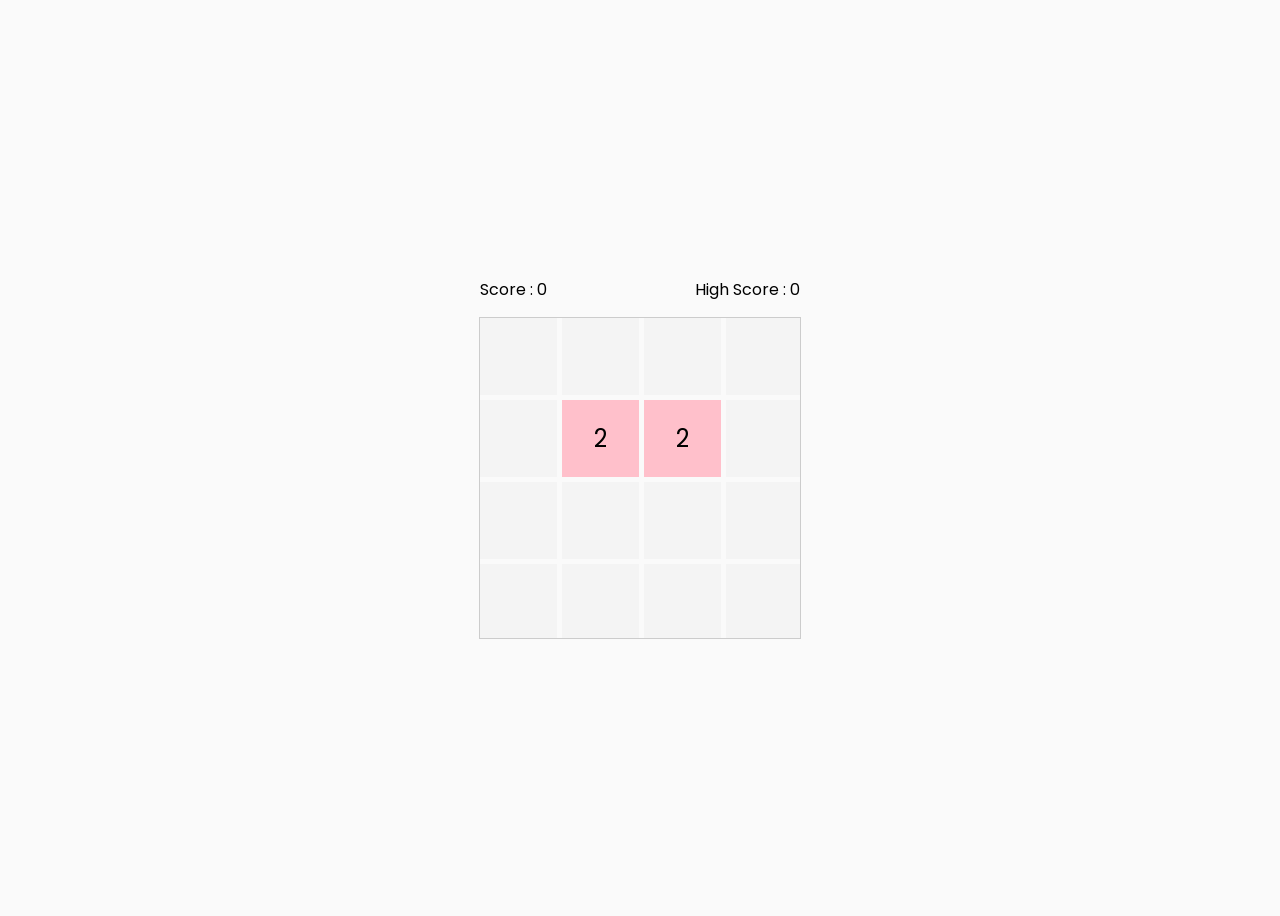
<file: 2048/index.html>
<!DOCTYPE html>
<html lang="en">

<head>
    <meta charset="UTF-8">
    <meta name="viewport" content="width=device-width, initial-scale=1.0">
    <link rel="stylesheet" href="style.css">
    <title>2048 Game</title>
</head>

<body>

    <div class="score-container">
        <div>Score : <span id="current-score">0</span></div>
        <div>High Score : <span id="high-score">0</span></div>
    </div>

    <div class="game-container">
        <div class="grid">
            <div class="cell" data-row="0" data-col="0"></div>
            <div class="cell" data-row="0" data-col="1"></div>
            <div class="cell" data-row="0" data-col="2"></div>
            <div class="cell" data-row="0" data-col="3"></div>
            <div class="cell" data-row="1" data-col="0"></div>
            <div class="cell" data-row="1" data-col="1"></div>
            <div class="cell" data-row="1" data-col="2"></div>
            <div class="cell" data-row="1" data-col="3"></div>
            <div class="cell" data-row="2" data-col="0"></div>
            <div class="cell" data-row="2" data-col="1"></div>
            <div class="cell" data-row="2" data-col="2"></div>
            <div class="cell" data-row="2" data-col="3"></div>
            <div class="cell" data-row="3" data-col="0"></div>
            <div class="cell" data-row="3" data-col="1"></div>
            <div class="cell" data-row="3" data-col="2"></div>
            <div class="cell" data-row="3" data-col="3"></div>
        </div>
    </div>

    <div id="game-over">
        Game Over!
        <button id="restart-btn">Restart Game</button>
    </div>

    <script src="script.js"></script>
</body>

</html>
</file>
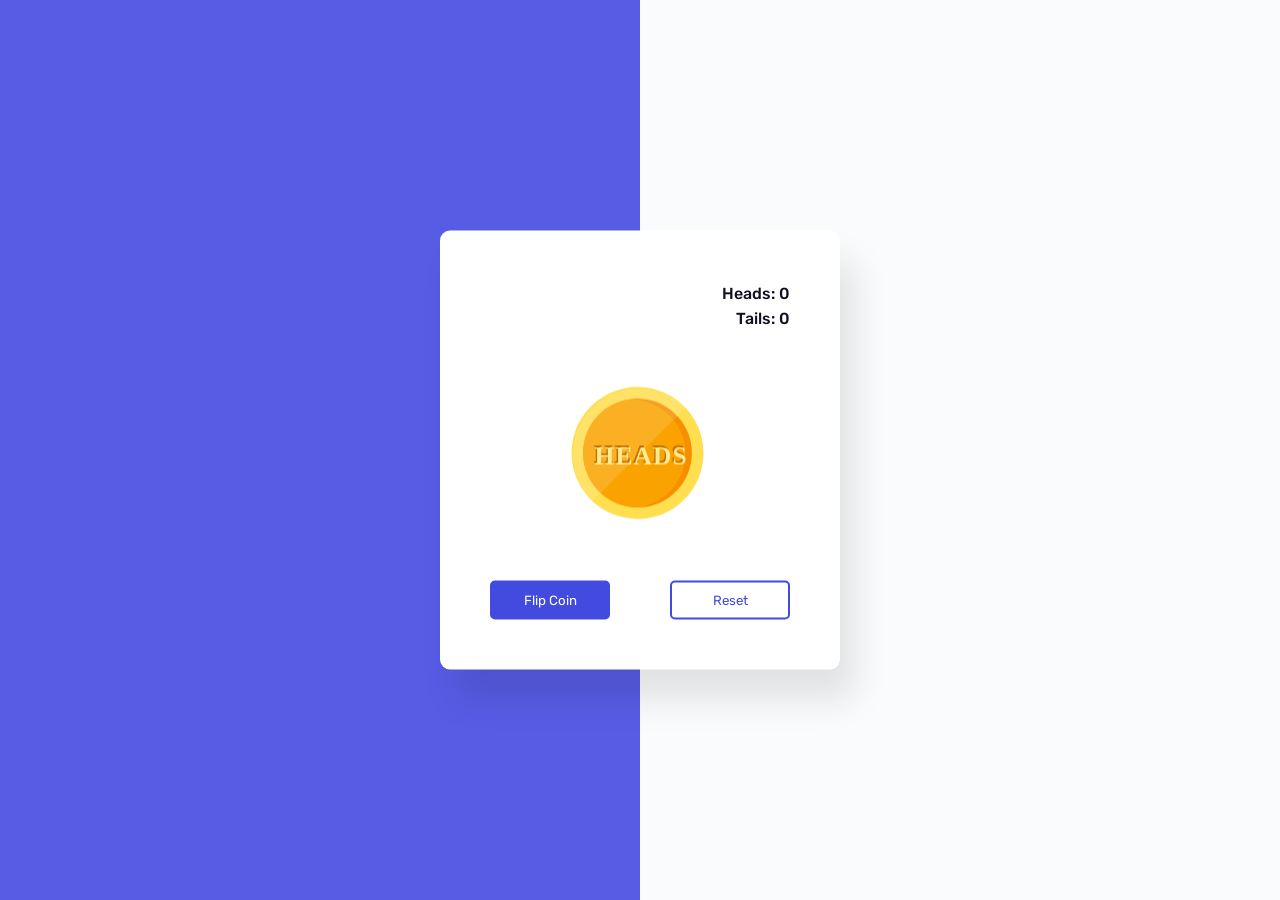
<file: coin/index.html>
<!DOCTYPE html>
<html lang="en">

<head>
    <meta charset="UTF-8">
    <meta http-equiv="X-UA-Compatible" content="IE=edge">
    <meta name="viewport" content="width=device-width, initial-scale=1.0">
    <link rel="stylesheet" href="style.css">
    <title>Flip a coin game</title>
</head>

<body>

    <div class="container">
        <div class="stats">
            <p id="heads-count">Heads: 0</p>
            <p id="tails-count">Tails: 0</p>
        </div>
        <div class="coin" id="coin">
            <div class="heads">
                <img src="heads.svg">
            </div>
            <div class="tails">
                <img src="tails.svg">
            </div>
        </div>
        <div class="buttons">
            <button id="flip-button">
                Flip Coin
            </button>
            <button id="reset-button">
                Reset
            </button>
        </div>
    </div>


    <script src="index.js"></script>
</body>

</html>
</file>
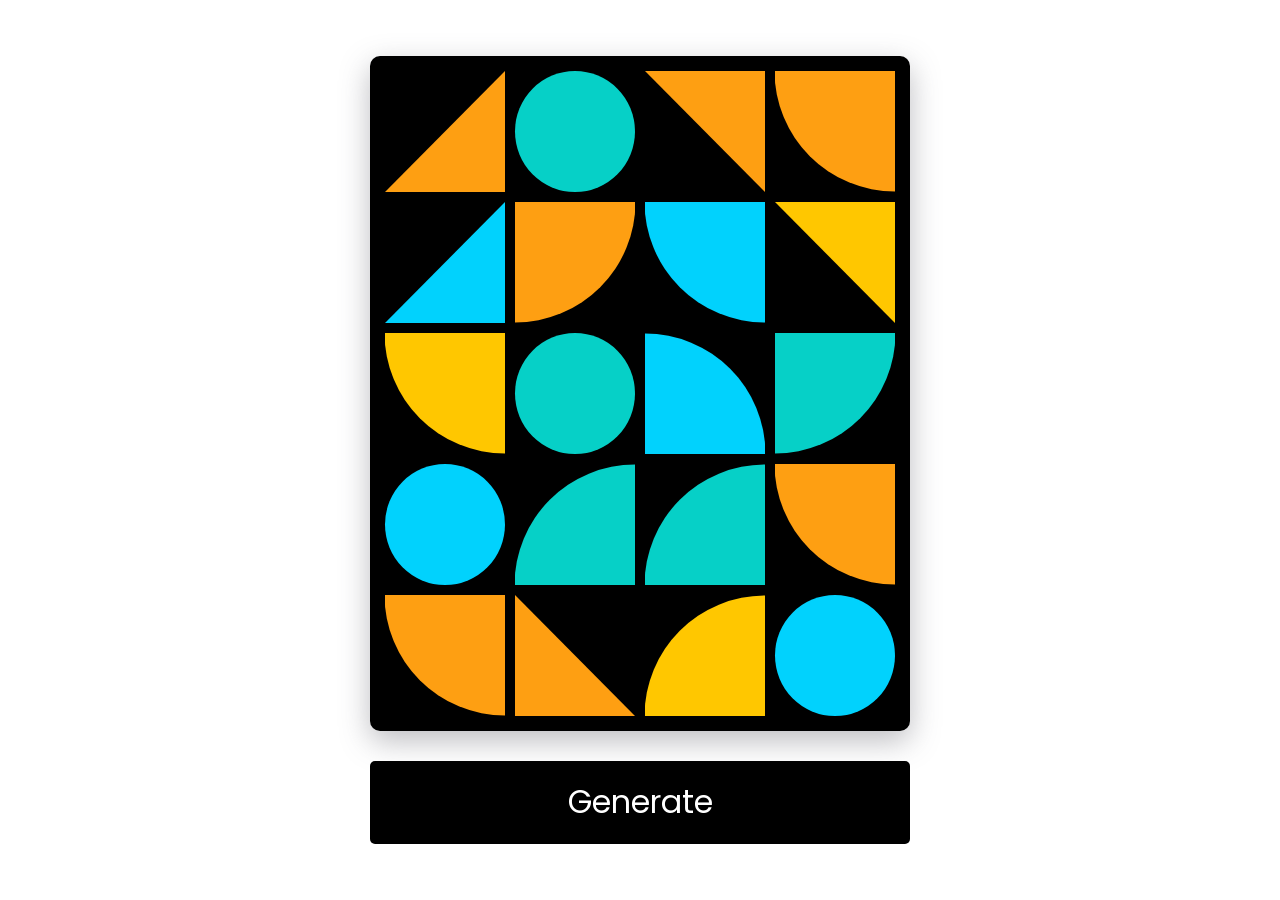
<file: GAG/index.html>
<!DOCTYPE html>
<html lang="en">

<head>
    <meta charset="UTF-8">
    <meta http-equiv="X-UA-Compatible" content="IE=edge">
    <meta name="viewport" content="width=device-width, initial-scale=1.0">
    <link rel="stylesheet" href="style.css">
    <title>GeoMetric Art Generator</title>
</head>

<body>

    <div class="wrapper">
        <div class="container">
            <div></div>
            <div></div>
            <div></div>
            <div></div>
            <div></div>
            <div></div>
            <div></div>
            <div></div>
            <div></div>
            <div></div>
            <div></div>
            <div></div>
            <div></div>
            <div></div>
            <div></div>
            <div></div>
            <div></div>
            <div></div>
            <div></div>
            <div></div>
        </div>
        <button id="btn">Generate</button>
    </div>


    <script src="index.js"></script>
</body>

</html>
</file>
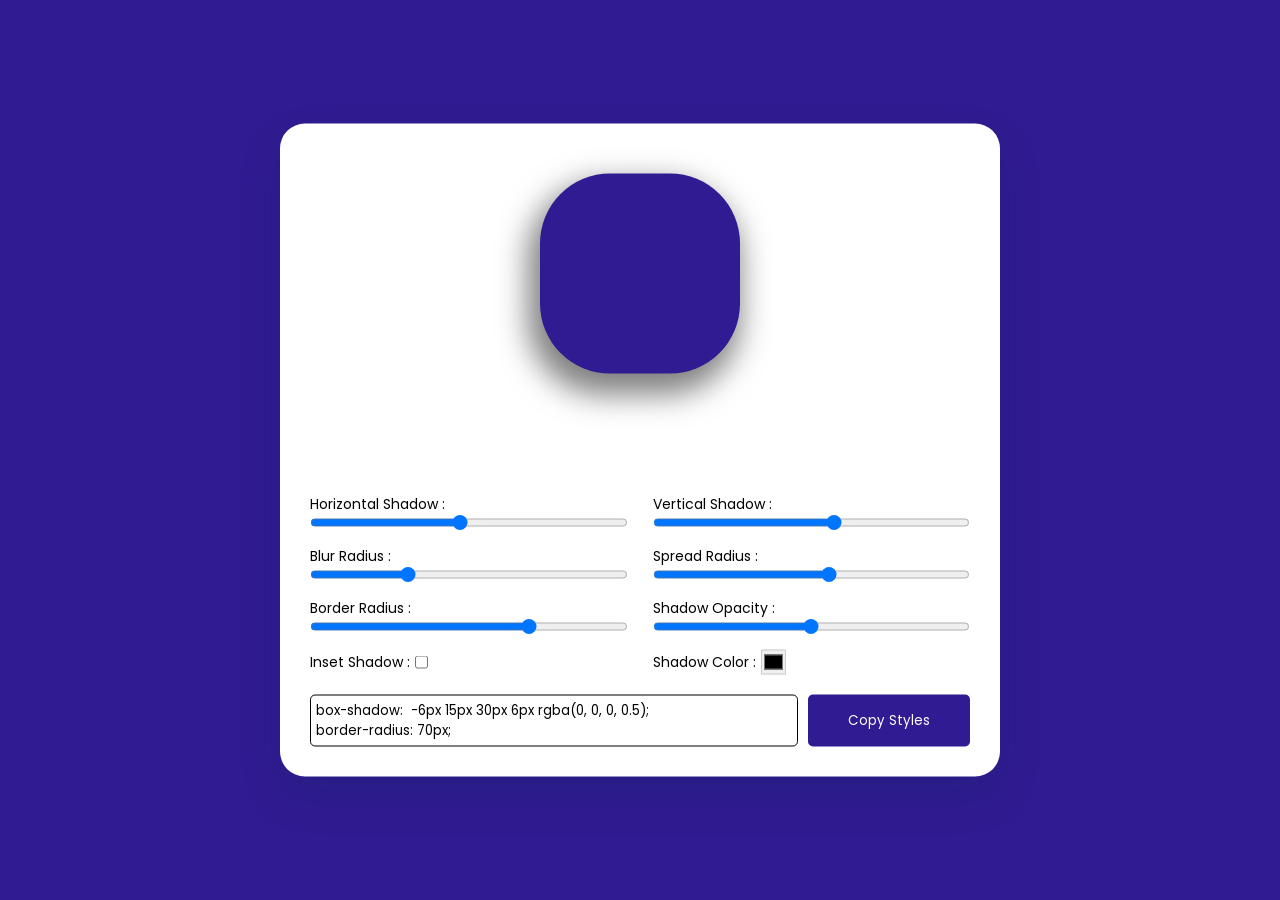
<file: gost/index.html>
<!DOCTYPE html>
<html lang="en">

<head>
    <meta charset="UTF-8">
    <meta name="viewport" content="width=device-width, initial-scale=1.0">
    <link rel="stylesheet" href="style.css">
    <title>Box Shadow Generator</title>
</head>

<body>

    <div class="container">
        <div class="result">
            <div id="preview"></div>
        </div>

        <div class="settings">
            <div class="range-wrapper">
                <label for="x-shadow">Horizontal Shadow :</label>
                <input type="range" id="x-shadow" min="-100" max="100" value="-6">
            </div>
            <div class="range-wrapper">
                <label for="y-shadow">Vertical Shadow :</label>
                <input type="range" id="y-shadow" min="-100" max="100" value="15">
            </div>
            <div class="range-wrapper">
                <label for="blur-r">Blur Radius :</label>
                <input type="range" id="blur-r" min="0" max="100" value="30">
            </div>
            <div class="range-wrapper">
                <label for="spread-r">Spread Radius :</label>
                <input type="range" id="spread-r" min="-50" max="50" value="6">
            </div>
            <div class="range-wrapper">
                <label for="border-r">Border Radius :</label>
                <input type="range" id="border-r" min="0" max="100" step="1" value="70">
            </div>
            <div class="range-wrapper">
                <label for="shadow-opacity">Shadow Opacity :</label>
                <input type="range" id="shadow-opacity" min="0" max="1" step="0.1" value="0.5">
            </div>

            <div class="input-wrapper">
                <label for="inset-shadow">Inset Shadow :</label>
                <input type="checkbox" id="inset-shadow">
            </div>

            <div id="color-wrapper">
                <label for="shadow-color">Shadow Color :</label>
                <input type="color" id="shadow-color">
            </div>

        </div>


        <div class="code-container">
            <textarea id="styles" readonly rows="2"></textarea>
            <button id="copy-styles" onclick="copyStyles()">Copy Styles</button>
        </div>


    </div>

    <script src="index.js"></script>
</body>

</html>
</file>
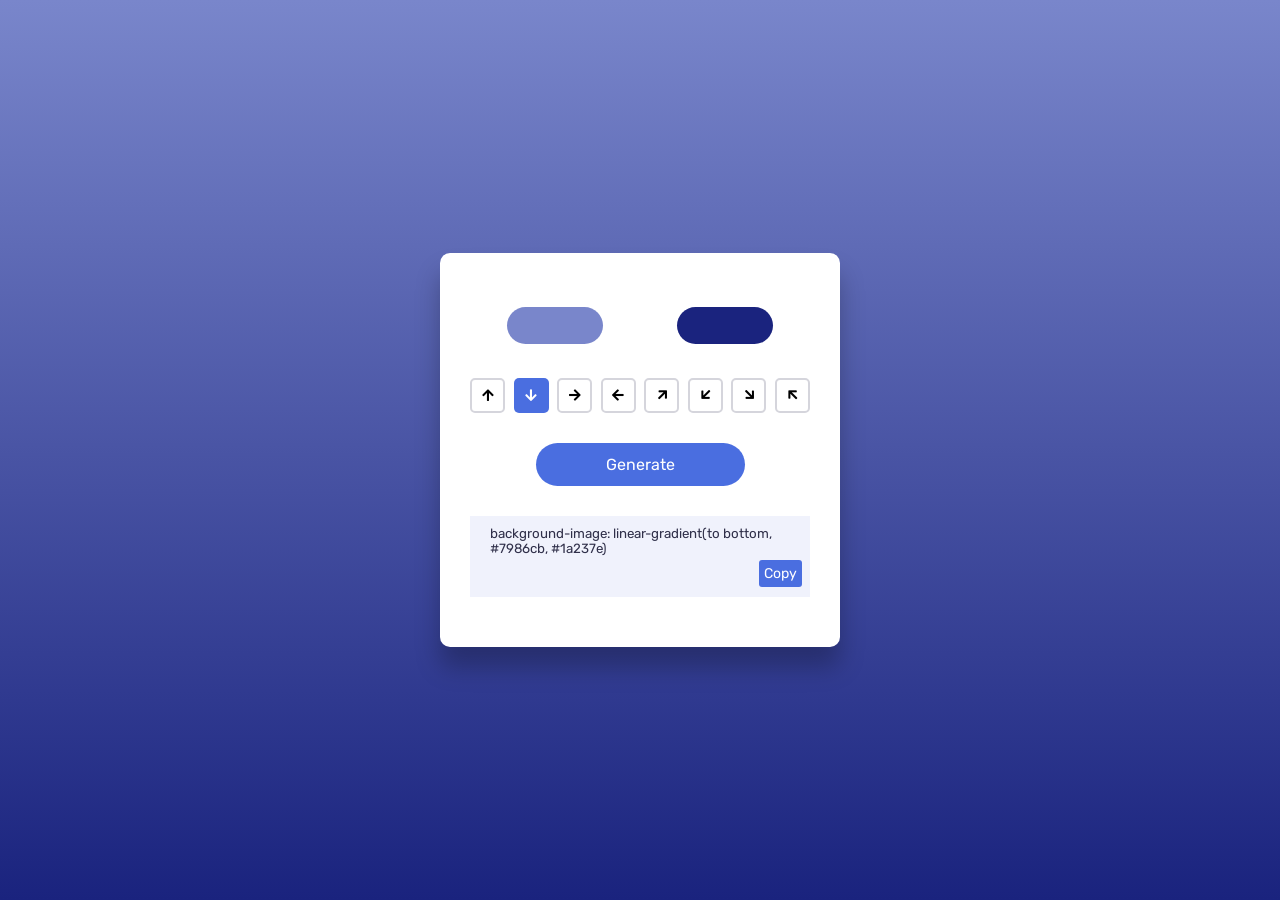
<file: gradient/index.html>
<!DOCTYPE html>
<html lang="en">

<head>
    <meta charset="UTF-8">
    <meta http-equiv="X-UA-Compatible" content="IE=edge">
    <meta name="viewport" content="width=device-width, initial-scale=1.0">
    <link rel="stylesheet" href="https://cdnjs.cloudflare.com/ajax/libs/font-awesome/5.15.3/css/all.min.css">
    <link href="https://fonts.googleapis.com/css2?family=Rubik:wght@400;600&display=swap" rel="stylesheet">
    <link rel="stylesheet" href="style.css">
    <title>Gradient Generator</title>
</head>

<body>

    <div class="container">
        <div class="colors">
            <input type="color" id="color-a" value="#7986cb">
            <input type="color" id="color-b" value="#1a237e">
        </div>
        <div class="buttons">
            <button onclick="setDirection('to top', this)">
                <i class="fas fa-arrow-up"></i>
            </button>
            <button class="active" onclick="setDirection('to bottom', this)">
                <i class="fas fa-arrow-down"></i>
            </button>
            <button onclick="setDirection('to right', this)">
                <i class="fas fa-arrow-right"></i>
            </button>
            <button onclick="setDirection('to left', this)">
                <i class="fas fa-arrow-left"></i>
            </button>
            <button class="rotate-icon" onclick="setDirection('to top right', this)">
                <i class="fas fa-arrow-up"></i>
            </button>
            <button class="rotate-icon" onclick="setDirection('to bottom left', this)">
                <i class="fas fa-arrow-down"></i>
            </button>
            <button class="rotate-icon" onclick="setDirection('to bottom right', this)">
                <i class="fas fa-arrow-right"></i>
            </button>
            <button class="rotate-icon" onclick="setDirection('to top left', this)">
                <i class="fas fa-arrow-left"></i>
            </button>
        </div>
        <button id="submit" onclick="generateCode()">Generate</button>
        <div class="output">
            <textarea id="code" readonly rows="2"></textarea>
            <button id="copy" onclick="copyText()">Copy</button>
        </div>
    </div>

    <script src="index.js"></script>
</body>

</html>
</file>
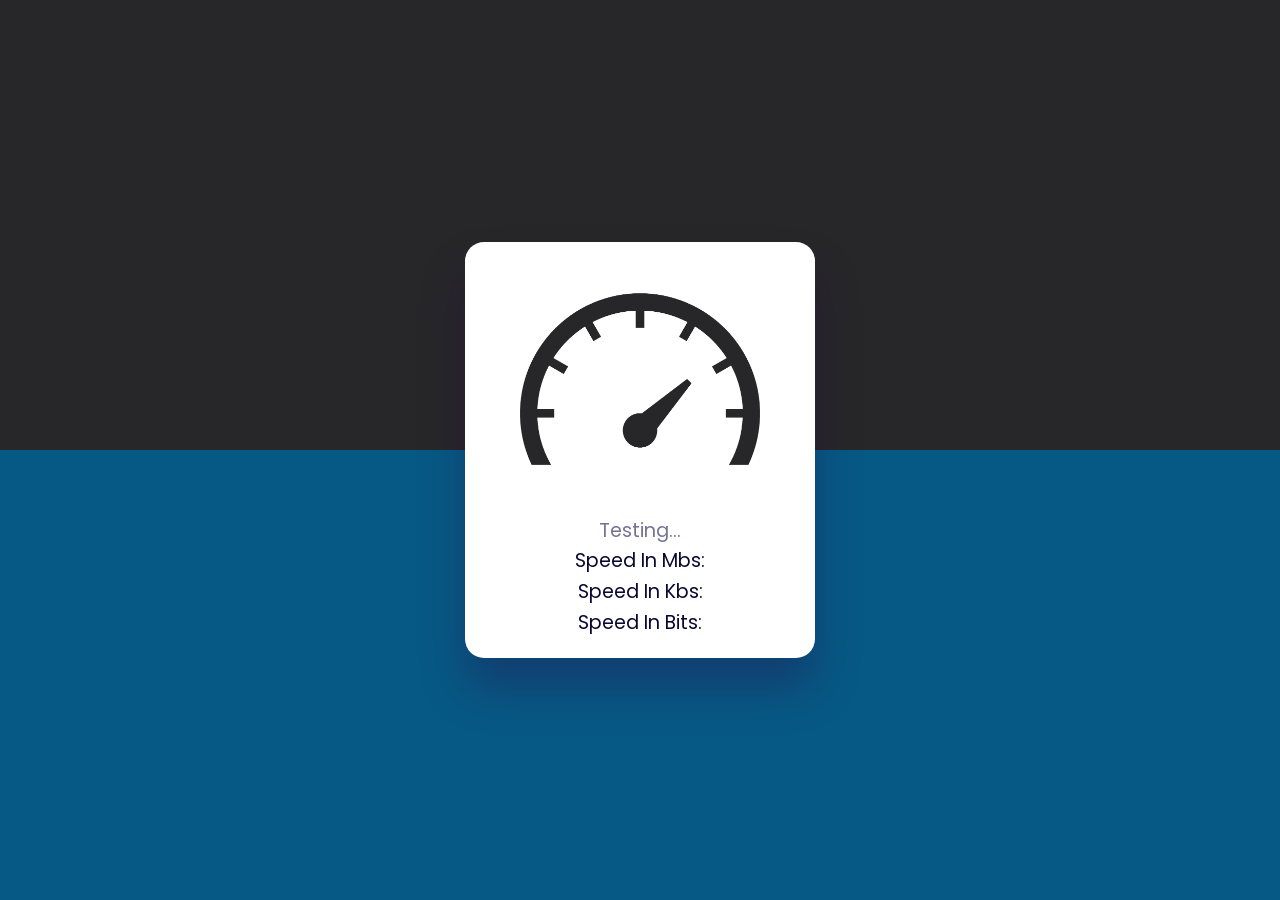
<file: isc/index.html>
<!DOCTYPE html>
<html lang="en">

<head>
    <meta charset="UTF-8">
    <meta name="viewport" content="width=device-width, initial-scale=1.0">
    <link rel="stylesheet" href="style.css">
    <title>Detect Internet Speed</title>
</head>

<body>

    <div class="container">
        <img src="./images/speedometer.png">
        <p id="info"><span>...</span></p>
        <p id="mbs"><span>Speed In Mbs: </span></p>
        <p id="kbs"><span>Speed In Kbs: </span></p>
        <p id="bits"><span>Speed In Bits: </span></p>
    </div>


    <script src="index.js"></script>
</body>

</html>
</file>
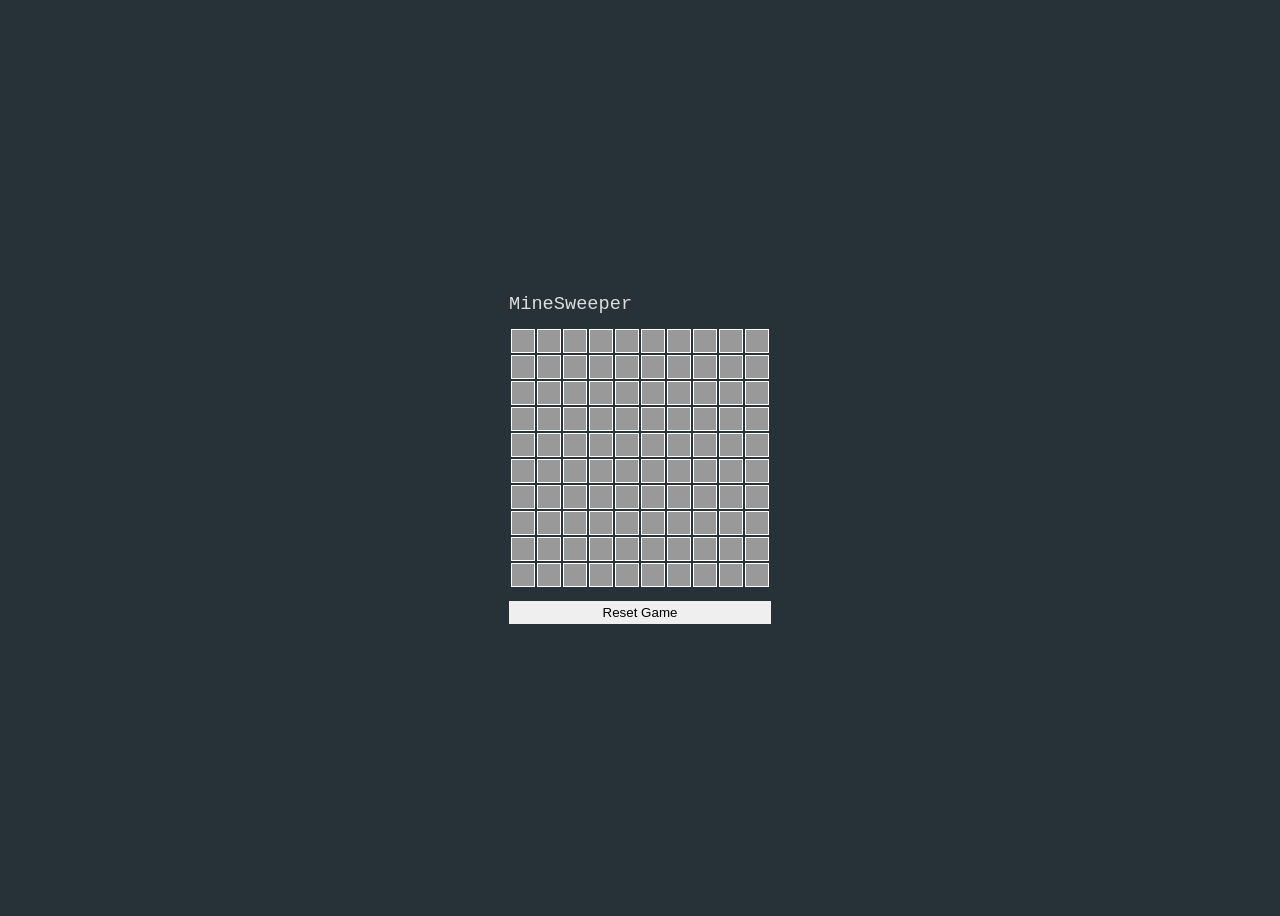
<file: MineSweeper/index.html>
<!DOCTYPE html>
<html lang="en">

<head>
    <meta charset="UTF-8">
    <meta http-equiv="X-UA-Compatible" content="IE=edge">
    <meta name="viewport" content="width=device-width, initial-scale=1.0">
    <link rel="stylesheet" href="style.css">
    <title>MineSweeper Game</title>
</head>

<body>

    <h1>MineSweeper</h1>
    <table id="grid"></table>
    <button onclick="generateGrid();">Reset Game</button>

    <script src="index.js"></script>
</body>

</html>
</file>
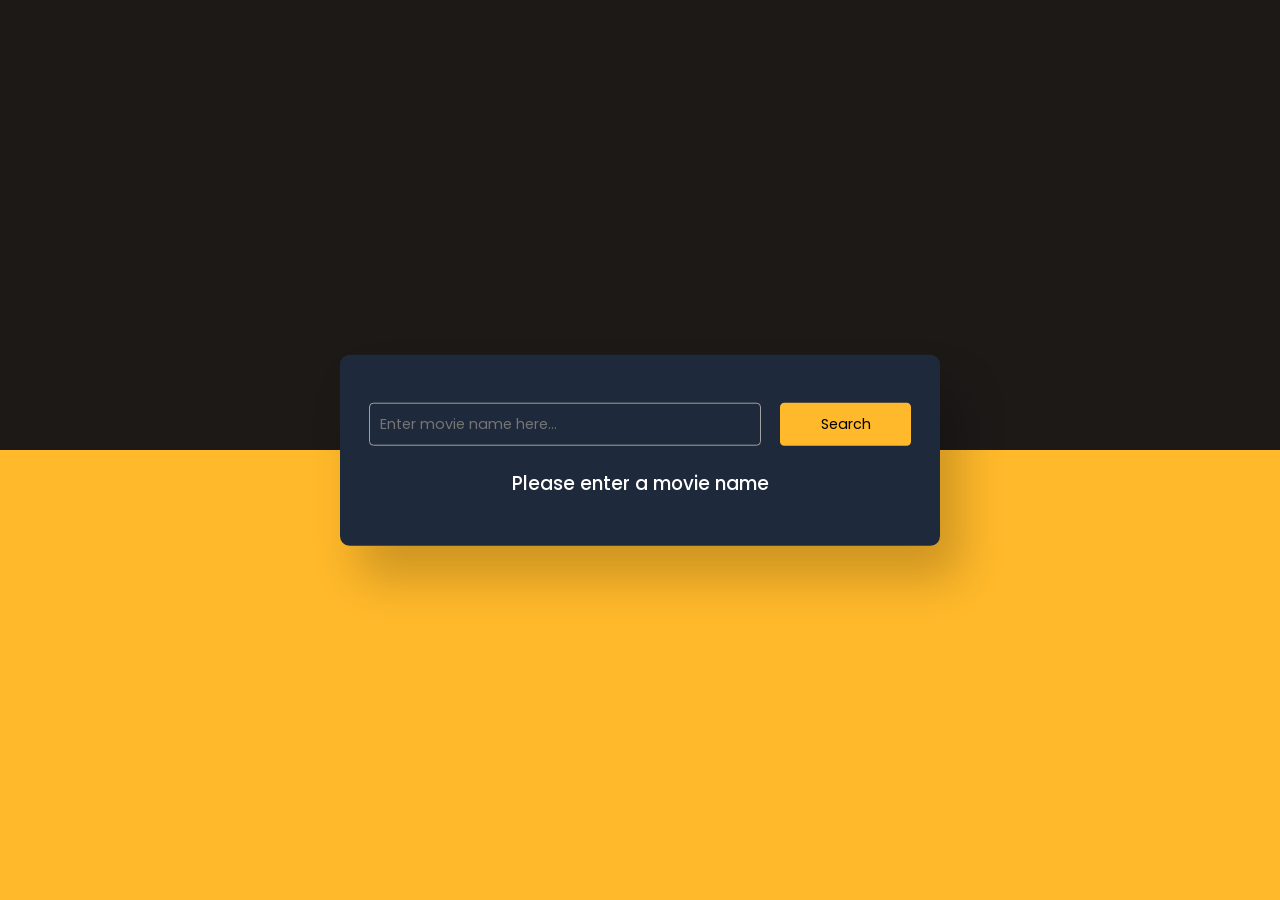
<file: movie/index.html>
<!DOCTYPE html>
<html lang="en">

<head>
    <meta charset="UTF-8">
    <meta http-equiv="X-UA-Compatible" content="IE=edge">
    <meta name="viewport" content="width=device-width, initial-scale=1.0">
    <link rel="stylesheet" href="style.css">
    <title>Movie Guid App</title>
</head>
<!-- Google tag (gtag.js) -->
<script async src="https://www.googletagmanager.com/gtag/js?id=G-Y4T7GVCD4V"></script>
<script>
  window.dataLayer = window.dataLayer || [];
  function gtag(){dataLayer.push(arguments);}
  gtag('js', new Date());

  gtag('config', 'G-Y4T7GVCD4V');
</script>

<body>

    <div class="container">
        <div class="search-container">
            <input type="text" id="movie-name" placeholder="Enter movie name here...">
            <button id="search-btn">Search</button>
        </div>
        <div id="result"></div>
    </div>



    <script src="index.js"></script>

</body>

</html>
</file>
<file: 2048/style.css>
@import url('https://fonts.googleapis.com/css2?family=Poppins:wght@300;400;500;600;700&display=swap');

body{
    font-family: 'Poppins', sans-serif;
    display: flex;
    flex-direction: column;
    align-items: center;
    justify-content: center;
    overflow: hidden;
    height: 100vh;
    background-color: #fafafa;
}

.game-container{
   width: 320px;
   height: 320px;
   border: 1px solid #ccc;
   overflow: hidden;
}

.grid{
    display: grid;
    grid-template-columns: repeat(4, 1fr);
    gap: 5px;
}

.cell{
    width: 77px;
    height: 77px;
    background-color: #f4f4f4;
    display: flex;
    align-items: center;
    justify-content: center;
    font-size: 1.5em;
    color: #000;
}

.score-container{
    width: 320px;
    display: flex;
    justify-content: space-between;
    margin-bottom: 15px;
}

.cell[data-value="2"]{
    background-color: #ffc0cb;
}

.cell[data-value="4"]{
    background-color: #add8e6;
}

.cell[data-value="8"]{
    background-color: #98fb98;
}

.cell[data-value="16"]{
    background-color: #ffd700;
}

.cell[data-value="32"]{
    background-color: #ffa07a;
}

.cell[data-value="64"]{
    background-color: #87ceeb;
}

.cell[data-value="128"]{
    background-color: #ffff00;
}

.cell[data-value="256"]{
    background-color: #40e0d0;
}

.cell[data-value="512"]{
    background-color: #ff69b4;
}

.cell[data-value="1024"]{
    background-color: #7b68ee;
}

.cell[data-value="2048"]{
    background-color: #ff6347;
}

.cell[data-value="4096"]{
    background-color: #a9a9a9;
}

#restart-btn{
    margin-top: 15px;
    padding: 10px 15px;
    background-color: #f4f4f4;
    border: none;
    cursor: pointer;
    transition: all 0.3s ease;
}

#game-over{
    position: absolute;
    top: 50%;
    left: 50%;
    padding: 20px;
    transform: translate(-50%, -50%);
    background-color: rgba(0, 0, 0, 0.8);
    color: #fff;
    display: none;
    flex-direction: column;
    align-items: center;
    justify-content: center;
}

.grid-cell[data-value]{
    transition: transform 0.2s, background-color 0.2s;
}

.new-tile{
    animation: appear 0.3s;
}

@keyframes appear {
    from{
        opacity: 0;
        transform: scale(0.5);
    }
    to{
        opacity: 1;
        transform: scale(1);
    }
}
</file>
<file: coin/style.css>
@import url('https://fonts.googleapis.com/css2?family=Rubik:wght@300;400;500;600;700&display=swap');

*{
    margin: 0;
    padding: 0;
    box-sizing: border-box;
    font-family: 'Rubik', sans-serif;
}

body{
    height: 100%;
    background: linear-gradient(to right, #575ce5 50%, #f9fbfc 50%) fixed;
}

.container{
    background: #fff;
    width: 400px;
    padding: 50px;
    position: absolute;
    transform: translate(-50%, -50%);
    top: 50%;
    left: 50%;
    box-shadow: 15px 30px 35px rgba(0, 0, 0, 0.1);
    border-radius: 10px;
    -webkit-perspective: 300px;
    perspective: 300px;
}

.stats{
    text-align: right;
    color: #101020;
    font-weight: 500;
    line-height: 25px;
}

.coin{
    height: 150px;
    width: 150px;
    position: relative;
    margin: 50px auto;
    -webkit-transform-style: preserve-3d;
    transform-style: preserve-3d;
}

.tails{
    transform: rotateX(180deg);
}

.buttons{
    display: flex;
    justify-content: space-between;
}

.coin img{
    width: 145px;
}

.heads, .tails{
    position: absolute;
    width: 100%;
    height: 100%;
    backface-visibility: hidden;
    -webkit-backface-visibility: hidden;
}

button{
    width: 120px;
    padding: 10px 0;
    border: 2.5px solid #424ae0;
    border-radius: 5px;
    cursor: pointer;
}

#flip-button{
    background: #424ae0;
    color: #fff;
}

#flip-button:disabled{
    background-color: #e1e0ee;
    color: #101020;
    border-color: #e1e0ee;
}

#reset-button{
    background: #fff;
    color: #424ae0;
}

@keyframes spin-tails{
    0%{
        transform: rotateX(0);
    }
    100%{
        transform: rotateX(1980deg);
    }
}

@keyframes spin-heads{
    0%{
        transform: rotateX(0);
    }
    100%{
        transform: rotateX(2160deg);
    }
}
</file>
<file: GAG/style.css>
@import url('https://fonts.googleapis.com/css2?family=Poppins:wght@300;400;500;600;700&display=swap');

*{
    padding: 0;
    margin: 0;
    box-sizing: border-box;
}

.wrapper{
    position: absolute;
    transform: translate(-50%, -50%);
    left: 50%;
    top: 50%;
}

.container{
    background-color: #000;
    height: calc(15vmin * 5);
    width: calc(15vmin * 4);
    display: grid;
    grid-template-columns: repeat(4, 1fr);
    padding: 15px;
    gap: 10px;
    border-radius: 10px;
    box-shadow: 0 10px 30px rgba(90, 90, 100, 0.4);
}

.container div{
    position: relative;
    height: 100%;
    width: 100%;
}

button{
    width: 100%;
    margin-top: 30px;
    background-color: #000;
    padding: 18px 0;
    color: #fff;
    border: none;
    outline: none;
    cursor: pointer;
    font-family: 'Poppins', sans-serif;
    font-size: 3.5vmin;
    border-radius: 5px;
}

.quad-circle-1{
    clip-path: circle(100% at 0 0);
}

.quad-circle-2{
    clip-path: circle(100% at 100% 0);
}
.quad-circle-3{
    clip-path: circle(100% at 100% 100%);
}
.quad-circle-4{
    clip-path: circle(100% at 0 100%);
}

.triangle-1{
    clip-path: polygon(0 0, 0% 100%, 100% 0);
}

.triangle-2{
    clip-path: polygon(0 0, 100% 0%, 100% 100%);
}

.triangle-3{
    clip-path: polygon(0 100%, 100% 0%, 100% 100%);
}

.triangle-4{
    clip-path: polygon(0 0, 0% 100%, 100% 100%);
}

.circle{
    border-radius: 50%;
}
</file>
<file: gost/style.css>
@import url('https://fonts.googleapis.com/css2?family=Poppins:wght@300;400;500;600;700;800&display=swap');

*{
    margin: 0;
    padding: 0;
    box-sizing: border-box;
    font-family: 'Poppins', sans-serif;
}

body{
    background-color: #311b92;
}

label{
    font-size: 14px;
}

.container{
    background-color: #fff;
    position: absolute;
    transform: translate(-50%, -50%);
    top: 50%;
    left: 50%;
    padding: 30px;
    width: 80vmin;
    border-radius: 25px;
    box-shadow: 0 20px 40px rgba(2, 42, 83, 0.2);
}

.result{
    padding: 20px 0 120px;
}

#preview{
    background-color: #311b92;
    width: 200px;
    height: 200px;
    position: relative;
    margin: auto;
    border-radius: 70px;
    box-shadow: -6px 15px 30px 6px rgba(0, 0, 0, 0.5);
}

.settings{
    display: grid;
    grid-template-columns: 6fr 6fr;
    gap: 15px 25px;
}

.range-wrapper, #color-wrapper{
    display: flex;
    flex-direction: column;
    justify-content: space-between;
}

input[type="range"]{
    width: 100%;
    cursor: pointer;
}

input[type="checkbox"]{
    cursor: pointer;
}

.code-container{
    display: grid;
    grid-template-columns: 6fr 2fr;
    gap: 10px;
    margin-top: 20px;
}

.code-container button{
    background-color: #311b92;
    border-radius: 5px;
    cursor: pointer;
    border: none;
    color: #fff;
}

textarea{
    resize: none;
    padding: 5px;
    border: 1px solid #000;
    border-radius: 5px;
}

.input-wrapper{
    display: flex;
    align-items: center;
    gap: 5px;
}

#color-wrapper{
    display: flex;
    flex-direction: row;
    justify-content: flex-start;
    align-items: center;
    gap: 5px;
}

input[type="color"]{
    width: 25px;
    height: 25px;
    border: 1px solid #ccc;
    cursor: pointer;
}
</file>
<file: gradient/style.css>
*, *::before, *::after{
    padding: 0;
    margin: 0;
    box-sizing: border-box;
    border: none;
    outline: none;
}

body{
    height: 100vh;
}

.container{
    background-color: #fff;
    width: 400px;
    padding: 50px 30px;
    position: absolute;
    transform: translate(-50%, -50%);
    top: 50%;
    left: 50%;
    border-radius: 10px;
    box-shadow: 0 20px 25px rgba(0, 0, 0, 0.25);
}

.container *:not(i){
    font-family: 'Rubik', sans-serif;
}

.colors{
    width: 100%;
    display: flex;
    justify-content: space-around;
}

input[type="color"]{
    appearance: none;
    -webkit-appearance: none;
    background-color: transparent;
    width: 100px;
    height: 45px;
    cursor: pointer;
}

input[type="color"]::-webkit-color-swatch{
    border-radius: 20px;
    border: none;
}

.buttons{
    width: 100%;
    display: flex;
    justify-content: space-between;
    margin: 30px 0;
}

.buttons button{
    height: 35px;
    width: 35px;
    background-color: transparent;
    border: 2px solid #d5d5dc;
    border-radius: 5px;
    cursor: pointer;
}

.rotate-icon i{
    transform: rotate(45deg);
}

.buttons .active{
    border: none;
    background-color: #4a6ee0;
    color: #fff;
}

#submit{
    display: block;
    background-color: #4a6ee0;
    color: #fff;
    font-size: 16px;
    padding: 12px 70px;
    border-radius: 25px;
    margin: 0 auto 30px auto;
    cursor: pointer;
}

.output{
    background-color: #f0f2fc;
}

#code{
    width: 100%;
    resize: none;
    color: #30304a;
    padding: 10px 20px;
    background-color: transparent;
}

#copy{
    font-size: 14px;
    background-color: #4a6ee0;
    color: #fff;
    position: relative;
    left: 85%;
    bottom: 10px;
    border-radius: 3px;
    padding: 5px;
    cursor: pointer;
}
</file>
<file: isc/style.css>
@import url('https://fonts.googleapis.com/css2?family=Poppins:wght@300;400;500;600;700;800&display=swap');

*{
    margin: 0;
    padding: 0;
    box-sizing: border-box;
    font-family: 'Poppins', sans-serif;
}

body{
    height: 100vh;
    background: linear-gradient(#27272a 50%, #075985 50%);
    display: flex;
    align-items: center;
    justify-content: center;
}

.container{
    background-color: #fff;
    display: flex;
    flex-direction: column;
    align-items: center;
    width: 350px;
    padding: 0 2em 1em;
    border-radius: 1em;
    font-size: 1.2em;
    line-height: 1.6em;
    box-shadow: 0 1.6em 2.4em rgba(40, 4, 67, 0.3);
}

.container img{
    width: 100%;
}

p{
    font-weight: 400;
    color: #747497;
}

span{
    font-weight: 400;
    color: #090931;
}
</file>
<file: MineSweeper/style.css>
body{
    background-color: #263238;
    color: #ddd;
    font-family: courier;
    display: grid;
    align-content: center;
    justify-content: center;
    height: 100vh;
    overflow: hidden;
}

h1{
    font-size: 14pt;
    font-weight: normal;
}

#grid{
    margin-left: auto;
    margin-right: auto;
}

#grid tr td{
    border: 1px solid #fff;
    background-color: #999;
    width: 20px;
    height: 20px;
    text-align: center;
}

#grid tr td.active{
    background-color: #333;
}

#grid tr td.mine{
    background-color: #d84315;
}

button{
    margin: 12px 0;
    padding: 4px 0;
    border: none;
    outline: none;
    cursor: pointer;
}
</file>
<file: movie/style.css>
@import url('https://fonts.googleapis.com/css2?family=Poppins:wght@300;500;600;700&display=swap');

*{
    margin: 0;
    padding: 0;
    box-sizing: border-box;
    font-family: 'Poppins', sans-serif;
}

body{
    height: 100vh;
    background: linear-gradient(#1c1917 50%, #ffb92a 50%);
}

.container{
    font-size: 16px;
    width: 90vw;
    max-width: 37.5em;
    padding: 3em 1.8em;
    background-color: #1e293b;
    position: absolute;
    transform: translate(-50%, -50%);
    top: 50%;
    left: 50%;
    border-radius: 0.6em;
    box-shadow: 1.2em 2em 3em rgba(0, 0, 0, 0.2);
}

.search-container{
    display: grid;
    grid-template-columns: 9fr 3fr;
    gap: 1.2em;
}

.search-container input, .search-container button{
    font-size: 0.9em;
    outline: none;
    border-radius: 0.3em;
}

.search-container input{
    background-color: transparent;
    border: 1px solid #a0a0a0;
    color: #fff;
    padding: 0.7em;
}

.search-container input:focus{
    border-color: #fff;
}

.search-container button{
    background-color: #ffb92a;
    border: none;
    cursor: pointer;
}

#result{
    color: #fff;
}

.info{
    position: relative;
    display: grid;
    grid-template-columns: 4fr 8fr;
    margin-top: 1.2em;
}

.poster{
    width: 100%;
}

h2{
    text-align: center;
    font-size: 1.5em;
    font-weight: 600;
    letter-spacing: 0.06em;
}

.rating{
    display: flex;
    align-items: center;
    justify-content: center;
    gap: 0.6em;
    margin: 0.6em 0 0.9em 0;
}

.rating img{
    width: 1.2em;
}

.rating h4{
    display: inline-block;
    font-size: 1.1em;
    font-weight: 500;
}

.details{
    display: flex;
    font-size: 0.95em;
    gap: 1em;
    justify-content: center;
    color: #a0a0a0;
    margin: 0.6em 0;
    font-weight: 300;
}

.genre{
    display: flex;
    justify-content: space-around;
}

.genre div{
    border: 1px solid #a0a0a0;
    font-size: 0.75em;
    padding: 0.4em 1.6em;
    border-radius: 0.4em;
    font-weight: 300;
}

h3{
    font-weight: 500;
    margin-top: 1.2em;
}

p{
    font-size: 0.9em;
    font-weight: 300;
    line-height: 1.8em;
    text-align: justify;
    color: #a0a0a0;
}

.msg{
    text-align: center;
}

@media screen and (max-width: 600px) {
    .container{
        font-size: 14px;
    }
    .poster{
        margin: auto;
        width: auto;
        max-height: 10.8em;
    }

    .info{
        grid-template-columns: 1fr;
    }

}
</file>
